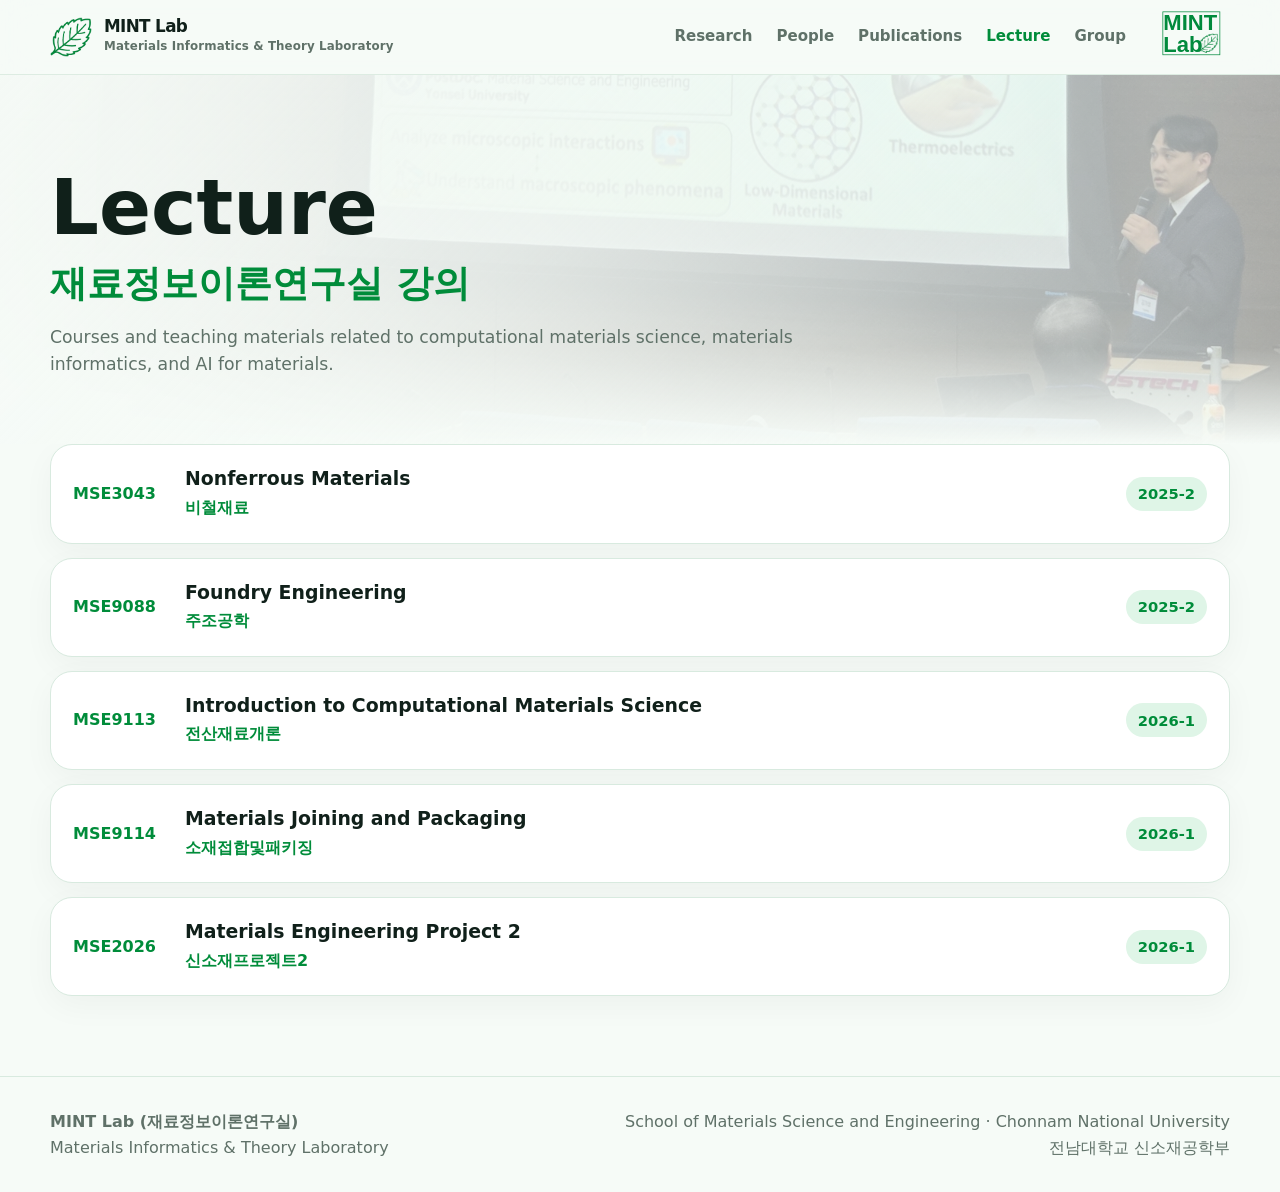
<file: lecture.html>
<!DOCTYPE html>
<html lang="en">
<head>
  <meta charset="UTF-8" />
  <meta name="viewport" content="width=device-width, initial-scale=1.0" />
  <title>MINT Lab | Lecture</title>
  <link rel="stylesheet" href="assets/css/lecture.css" />
  <link rel="stylesheet" href="assets/css/navigation.css" />
  <script src="assets/js/navigation.js" defer></script>
</head>
<body>
  <nav class="nav">
    <div class="container nav-inner">
      <a class="brand" href="index.html">
        <img class="brand-logo" src="assets/images/site/mint-leaf-icon.png" alt="MINT Lab logo" />
        <span class="brand-text">
          <strong>MINT Lab</strong>
          <span>Materials Informatics & Theory Laboratory</span>
        </span>
      </a>
      <button class="menu-button" aria-label="Open navigation">Menu</button>
      <div class="nav-links">
        <a href="research.html">Research</a>
        <a href="people.html">People</a>
        <div class="nav-item">
          <a href="publications.html">Publications</a>
          <div class="submenu">
            <a href="publications.html">Papers</a>
            <a href="patents.html">Patents</a>
          </div>
        </div>
        <a class="active" href="lecture.html">Lecture</a>
        <div class="nav-item">
          <a href="news.html">Group</a>
          <div class="submenu">
            <a href="news.html">News</a>
            <a href="gallery.html">Gallery</a>
          </div>
        </div>
        <img class="nav-art" src="assets/images/site/mint-lab-square-logo.svg" alt="" />
      </div>
    </div>
  </nav>

  <header>
    <div class="container">
      <h1>Lecture</h1>
      <div class="highlight-line">재료정보이론연구실 강의</div>
      <p class="lead">Courses and teaching materials related to computational materials science, materials informatics, and AI for materials.</p>
    </div>
  </header>

  <main class="container">
    <div class="course-list">
      <article class="course-card">
        <div class="course-code">MSE3043</div>
        <div class="course-body">
          <h2>Nonferrous Materials</h2>
          <div class="lecture-meta">비철재료</div>
        </div>
        <div class="term-list">
          <span>2025-2</span>
        </div>
      </article>
      <article class="course-card">
        <div class="course-code">MSE9088</div>
        <div class="course-body">
          <h2>Foundry Engineering</h2>
          <div class="lecture-meta">주조공학</div>
        </div>
        <div class="term-list">
          <span>2025-2</span>
        </div>
      </article>
      <article class="course-card">
        <div class="course-code">MSE9113</div>
        <div class="course-body">
          <h2>Introduction to Computational Materials Science</h2>
          <div class="lecture-meta">전산재료개론</div>
        </div>
        <div class="term-list">
          <span>2026-1</span>
        </div>
      </article>
      <article class="course-card">
        <div class="course-code">MSE9114</div>
        <div class="course-body">
          <h2>Materials Joining and Packaging</h2>
          <div class="lecture-meta">소재접합및패키징</div>
        </div>
        <div class="term-list">
          <span>2026-1</span>
        </div>
      </article>
      <article class="course-card">
        <div class="course-code">MSE2026</div>
        <div class="course-body">
          <h2>Materials Engineering Project 2</h2>
          <div class="lecture-meta">신소재프로젝트2</div>
        </div>
        <div class="term-list">
          <span>2026-1</span>
        </div>
      </article>
    </div>
  </main>
  <footer id="contact">
    <div class="container footer-inner">
      <div>
        <strong style="color: var(--dark);">
          MINT Lab (재료정보이론연구실)
        </strong><br />
        Materials Informatics & Theory Laboratory
      </div>
      <div>
        School of Materials Science and Engineering · Chonnam National University
        <br />
        <span style="display: block; text-align: right;">
          전남대학교 신소재공학부
        </span>
      </div>
    </div>
  </footer>

</body>
</html>
</file>
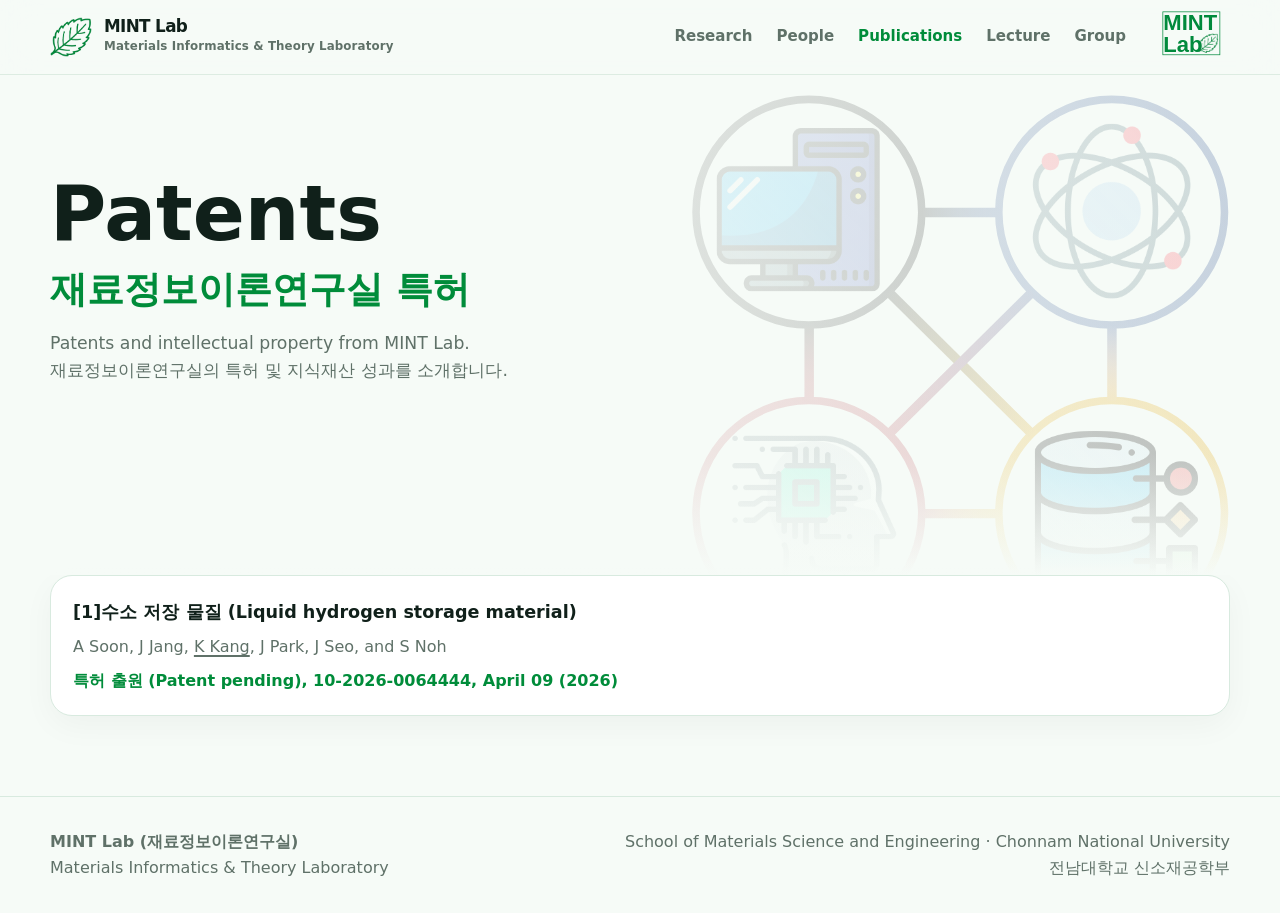
<file: patents.html>
<!DOCTYPE html>
<html lang="en">
<head>
  <meta charset="UTF-8" />
  <meta name="viewport" content="width=device-width, initial-scale=1.0" />
  <title>MINT Lab | Patents</title>
  <link rel="stylesheet" href="assets/css/patents.css" />
  <link rel="stylesheet" href="assets/css/navigation.css" />
  <script src="assets/js/navigation.js" defer></script>
</head>
<body>
  <nav class="nav">
    <div class="container nav-inner">
      <a class="brand" href="index.html">
        <img class="brand-logo" src="assets/images/site/mint-leaf-icon.png" alt="MINT Lab logo" />
        <span class="brand-text">
          <strong>MINT Lab</strong>
          <span>Materials Informatics & Theory Laboratory</span>
        </span>
      </a>
      <button class="menu-button" aria-label="Open navigation">Menu</button>
      <div class="nav-links">
        <a href="research.html">Research</a>
        <a href="people.html">People</a>
        <div class="nav-item">
          <a class="active" href="publications.html">Publications</a>
          <div class="submenu">
            <a href="publications.html">Papers</a>
            <a class="active" href="patents.html">Patents</a>
          </div>
        </div>
        <a href="lecture.html">Lecture</a>
        <div class="nav-item">
          <a href="news.html">Group</a>
          <div class="submenu">
            <a href="news.html">News</a>
            <a href="gallery.html">Gallery</a>
          </div>
        </div>
        <img class="nav-art" src="assets/images/site/mint-lab-square-logo.svg" alt="" />
      </div>
    </div>
  </nav>

  <header>
    <div class="container">
      <h1>Patents</h1>
      <div class="highlight-line">재료정보이론연구실 특허</div>
      <p class="lead">Patents and intellectual property from MINT Lab. </br> 재료정보이론연구실의 특허 및 지식재산 성과를 소개합니다.</p>
    </div>
  </header>

  <main class="container">
    <div class="patent-list">
      <article class="patent-item">
        <div class="patent-title">[1]수소 저장 물질 (Liquid hydrogen storage material)</div>
        <div class="patent-authors">A Soon, J Jang, <span class="author-highlight">K Kang</span>, J Park, J Seo, and S Noh</div>
        <div class="patent-meta">특허 출원 (Patent pending), 10-2026-0064444, April 09 (2026)</div>
      </article>
    </div>
  </main>
  <footer id="contact">
    <div class="container footer-inner">
      <div>
        <strong style="color: var(--dark);">
          MINT Lab (재료정보이론연구실)
        </strong><br />
        Materials Informatics & Theory Laboratory
      </div>
      <div>
        School of Materials Science and Engineering · Chonnam National University
        <br />
        <span style="display: block; text-align: right;">
          전남대학교 신소재공학부
        </span>
      </div>
    </div>
  </footer>
</body>
</html>
</file>
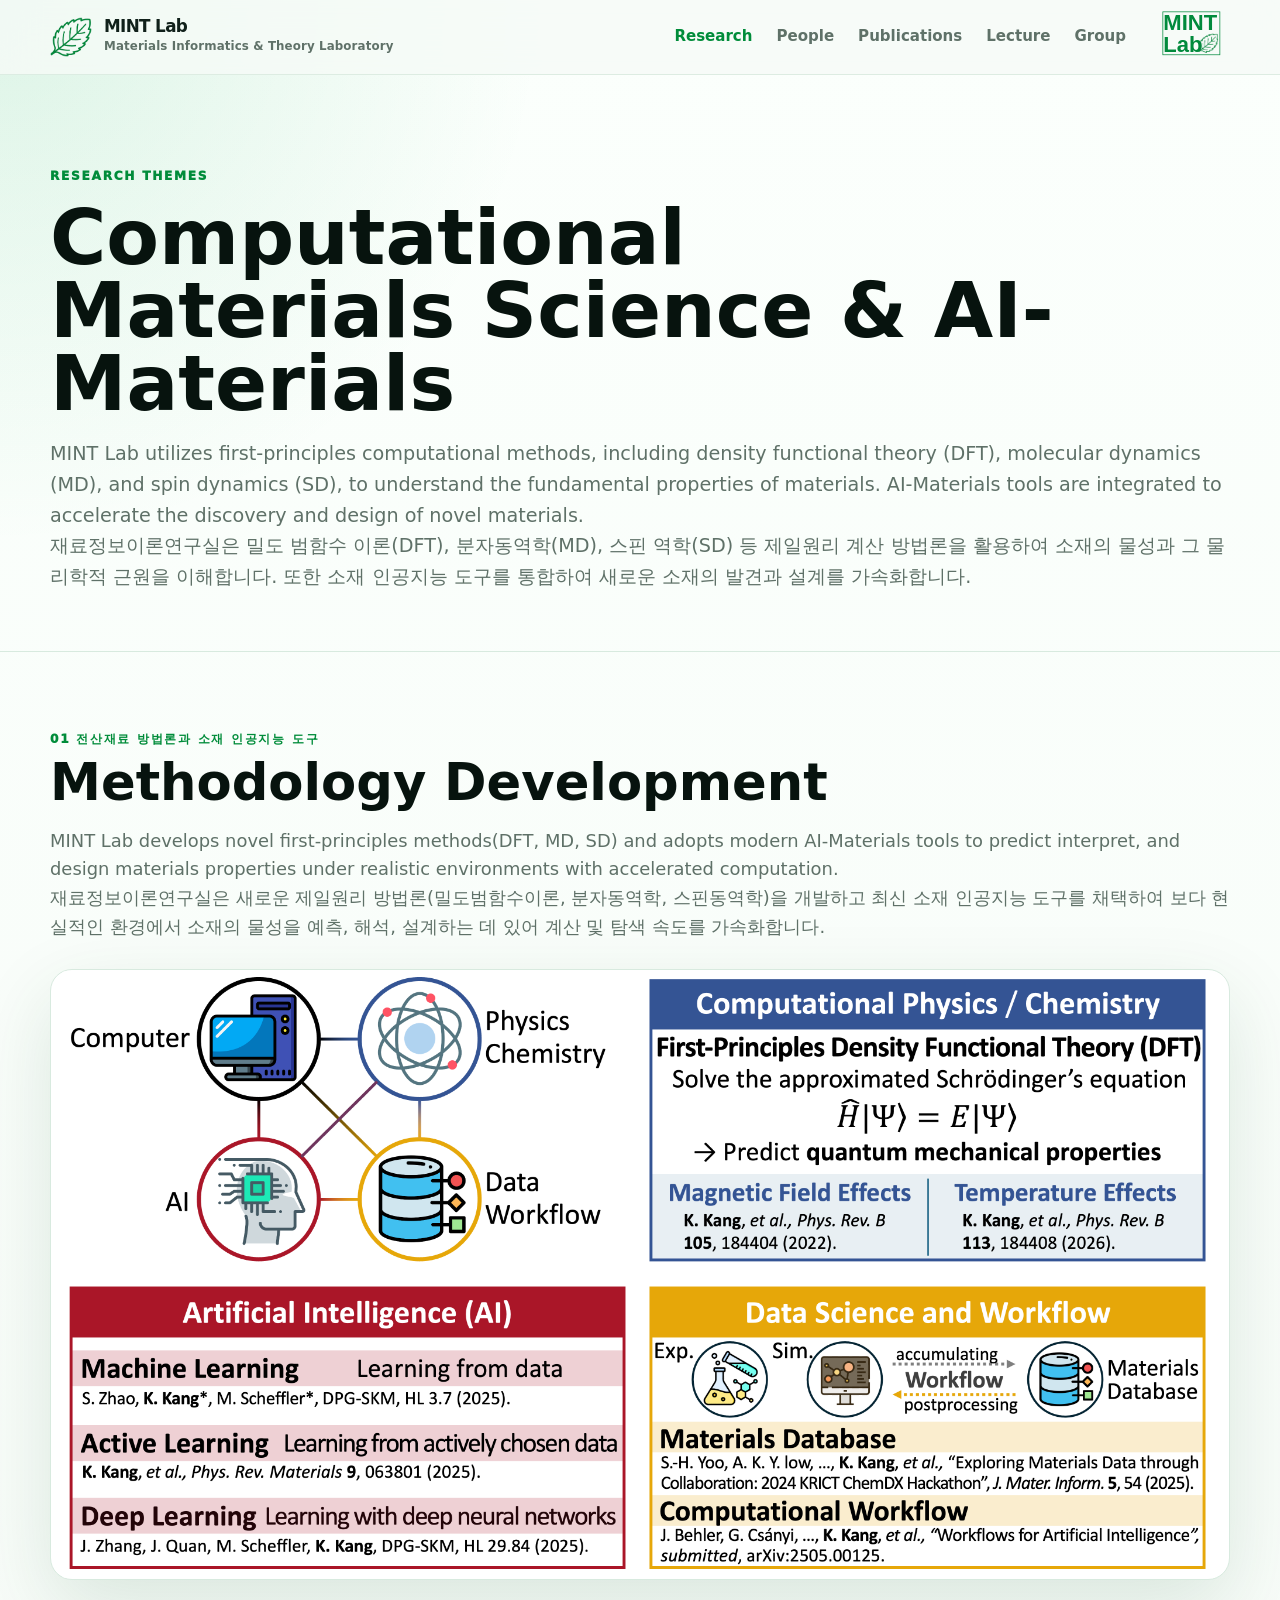
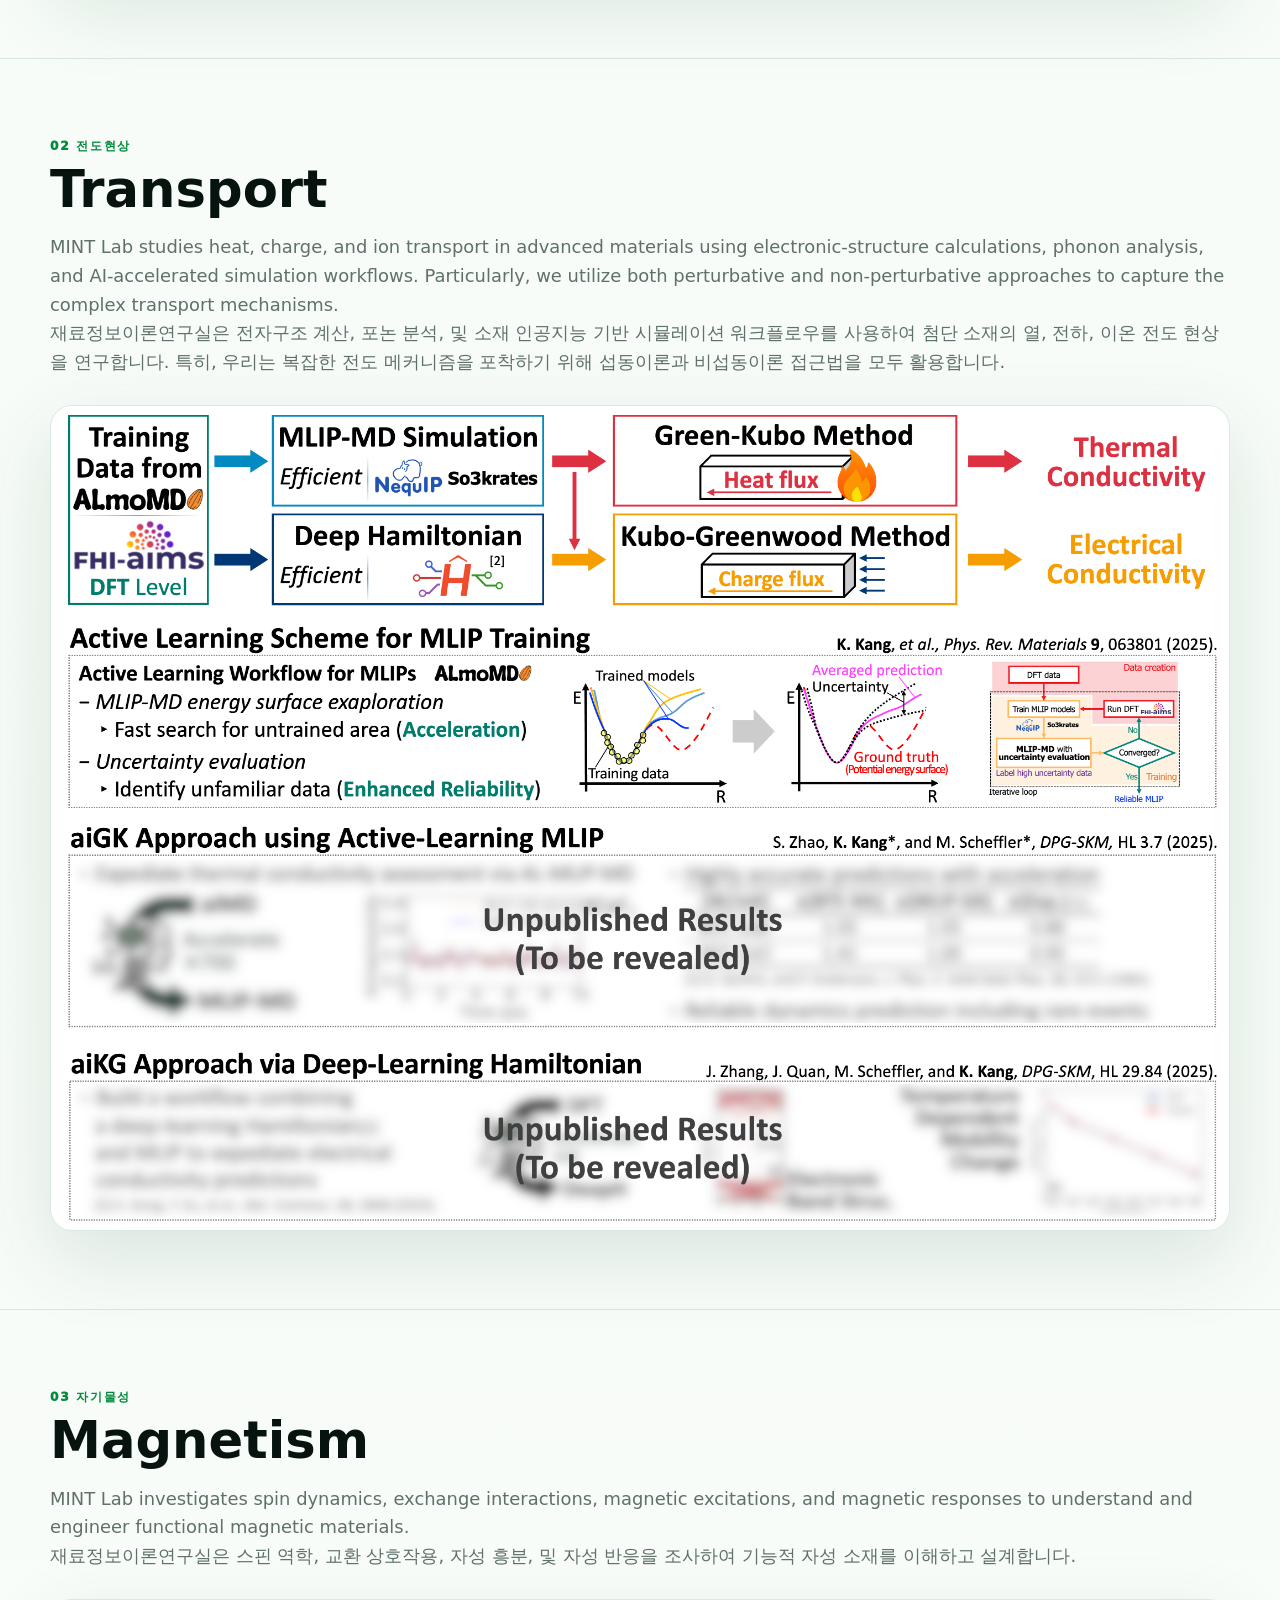
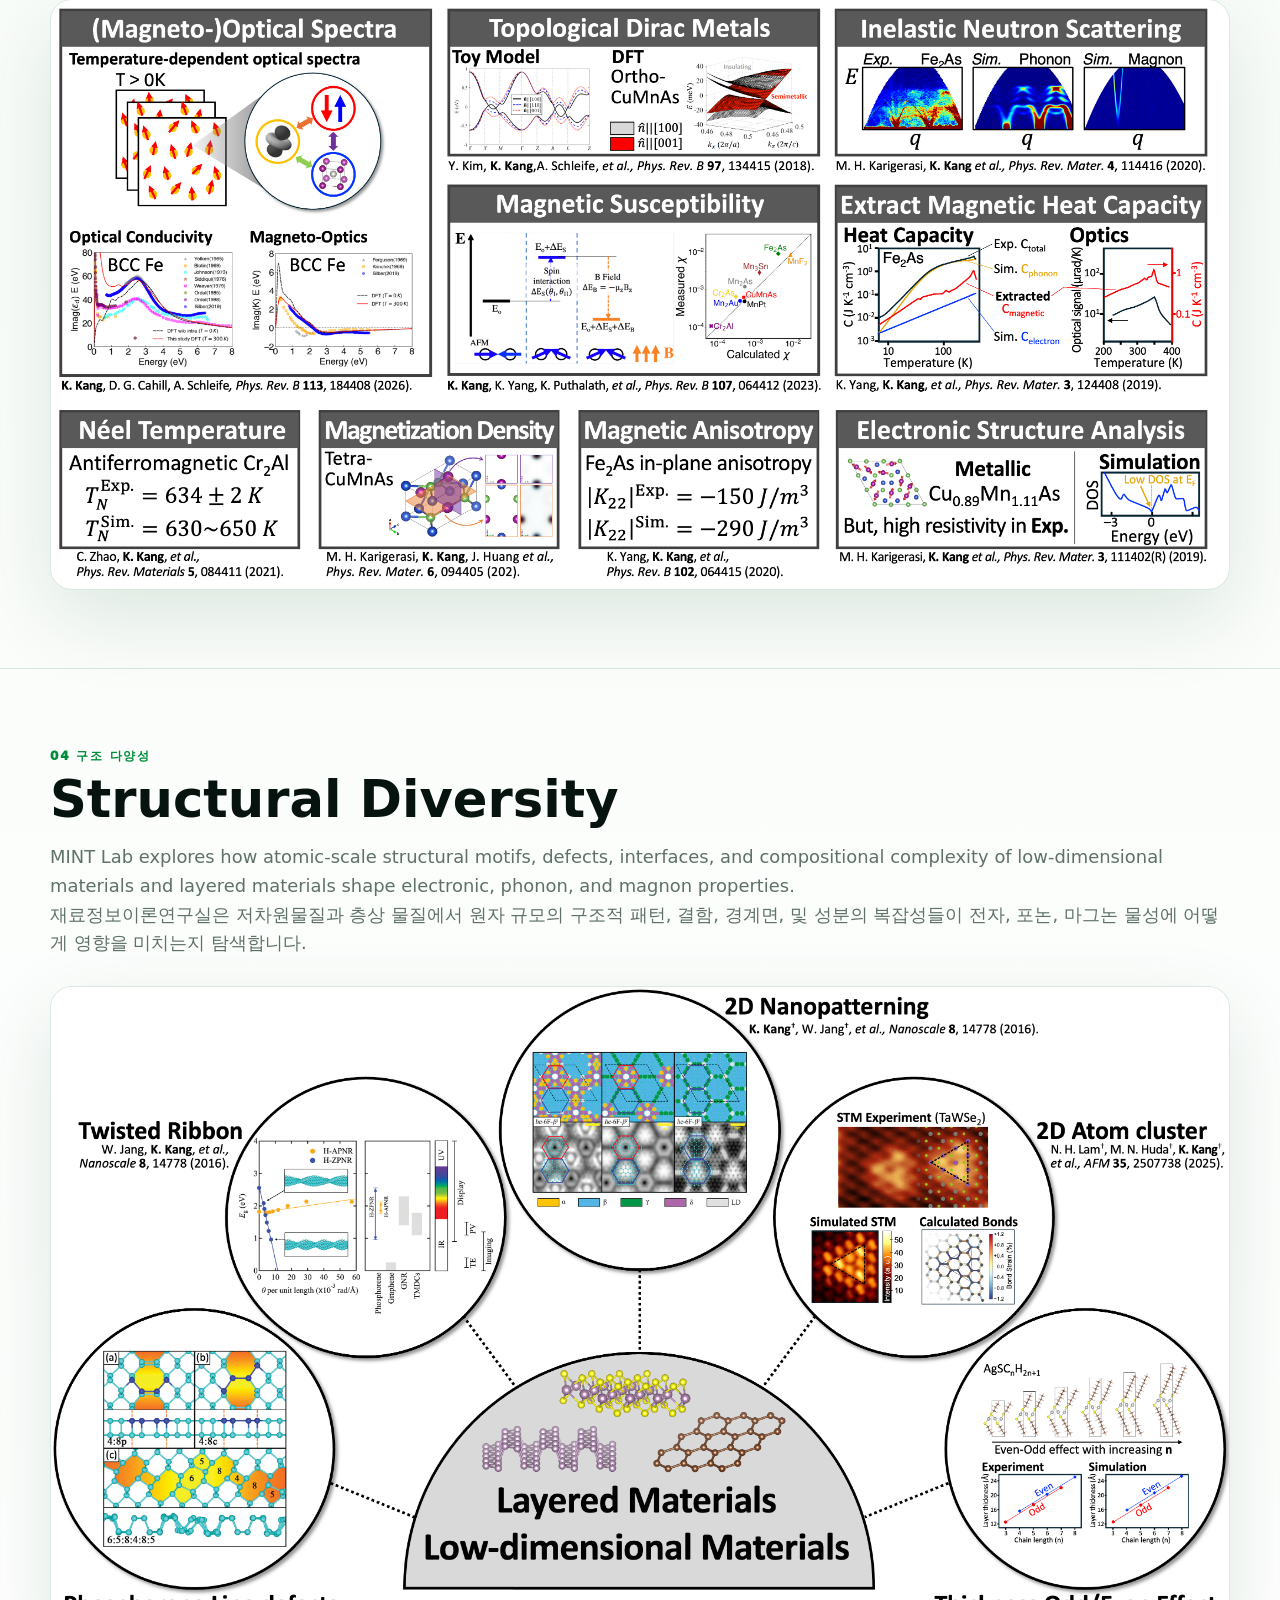
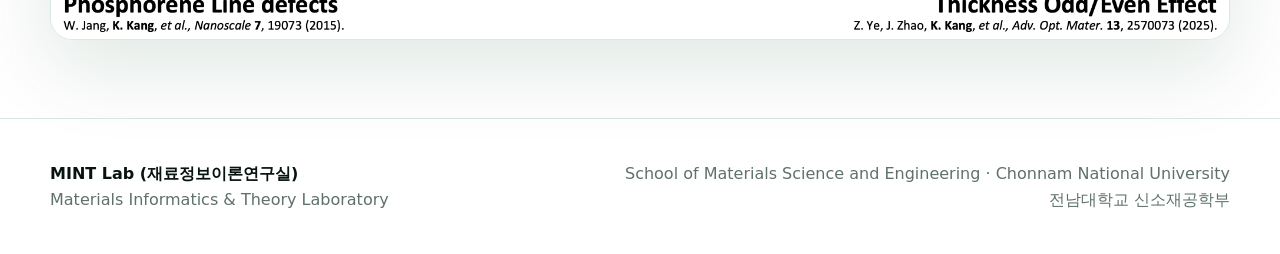
<file: theme.html>
<!DOCTYPE html>
<html lang="en">
<head>
  <meta charset="UTF-8" />
  <meta name="viewport" content="width=device-width, initial-scale=1.0" />
  <title>MINT Lab | Research Themes</title>
  <link rel="stylesheet" href="assets/css/theme.css" />
  <link rel="stylesheet" href="assets/css/navigation.css" />
  <script src="assets/js/navigation.js" defer></script>
</head>
<body>
  <nav class="nav">
    <div class="container nav-inner">
      <a class="brand" href="index.html">
        <img class="brand-logo" src="assets/images/site/mint-leaf-icon.png" alt="MINT Lab logo" />
        <span class="brand-text">
          <strong>MINT Lab</strong>
          <span>Materials Informatics & Theory Laboratory</span>
        </span>
      </a>
      <button class="menu-button" aria-label="Open navigation">Menu</button>
      <div class="nav-links">
        <a class="active" href="research.html">Research</a>
        <a href="people.html">People</a>
        <div class="nav-item">
          <a href="publications.html">Publications</a>
          <div class="submenu">
            <a href="publications.html">Papers</a>
            <a href="patents.html">Patents</a>
          </div>
        </div>
        <a href="lecture.html">Lecture</a>
        <div class="nav-item">
          <a href="news.html">Group</a>
          <div class="submenu">
            <a href="news.html">News</a>
            <a href="gallery.html">Gallery</a>
          </div>
        </div>
        <img class="nav-art" src="assets/images/site/mint-lab-square-logo.svg" alt="" />
      </div>
    </div>
  </nav>

  <header>
    <div class="container">
      <div class="kicker">Research Themes</div>
      <h1>Computational Materials Science & AI-Materials</h1>
      <p class="lead">
        MINT Lab utilizes first-principles computational methods, including density functional theory (DFT), molecular dynamics (MD), and spin dynamics (SD), to understand the fundamental properties of materials. AI-Materials tools are integrated to accelerate the discovery and design of novel materials.<br />
        재료정보이론연구실은 밀도 범함수 이론(DFT), 분자동역학(MD), 스핀 역학(SD) 등 제일원리 계산 방법론을 활용하여 소재의 물성과 그 물리학적 근원을 이해합니다. 또한 소재 인공지능 도구를 통합하여 새로운 소재의 발견과 설계를 가속화합니다.
      </p>
    </div>
  </header>

  <main>
    <section id="methodology" class="theme-section">
      <div class="container theme-block">
        <div>
          <div class="kicker">01 전산재료 방법론과 소재 인공지능 도구</div>
          <h2>Methodology Development</h2>
          <p>
            MINT Lab develops novel first-principles methods(DFT, MD, SD) and adopts modern AI-Materials tools to predict interpret, and design materials properties under realistic environments with accelerated computation.<br />
            재료정보이론연구실은 새로운 제일원리 방법론(밀도범함수이론, 분자동역학, 스핀동역학)을 개발하고 최신 소재 인공지능 도구를 채택하여 보다 현실적인 환경에서 소재의 물성을 예측, 해석, 설계하는 데 있어 계산 및 탐색 속도를 가속화합니다.
          </p>
        </div>
        <img class="theme-image" src="assets/images/research/theme_method.png" alt="Methodology development" />
      </div>
    </section>

    <section id="transport" class="theme-section">
      <div class="container theme-block">
        <div>
          <div class="kicker">02 전도현상</div>
          <h2>Transport</h2>
          <p>
            MINT Lab studies heat, charge, and ion transport in advanced materials using electronic-structure calculations, phonon analysis, and AI-accelerated simulation workflows. Particularly, we utilize both perturbative and non-perturbative approaches to capture the complex transport mechanisms.<br />
            재료정보이론연구실은 전자구조 계산, 포논 분석, 및 소재 인공지능 기반 시뮬레이션 워크플로우를 사용하여 첨단 소재의 열, 전하, 이온 전도 현상을 연구합니다. 특히, 우리는 복잡한 전도 메커니즘을 포착하기 위해 섭동이론과 비섭동이론 접근법을 모두 활용합니다.
          </p>
        </div>
        <img class="theme-image" src="assets/images/research/theme_transport.png" alt="Transport research" />
      </div>
    </section>

    <section id="magnetism" class="theme-section">
      <div class="container theme-block">
        <div>
          <div class="kicker">03 자기물성</div>
          <h2>Magnetism</h2>
          <p>
            MINT Lab investigates spin dynamics, exchange interactions, magnetic excitations, and magnetic responses to understand and engineer functional magnetic materials.<br />
            재료정보이론연구실은 스핀 역학, 교환 상호작용, 자성 흥분, 및 자성 반응을 조사하여 기능적 자성 소재를 이해하고 설계합니다.
          </p>
        </div>
        <img class="theme-image" src="assets/images/research/theme_magnetism.png" alt="Magnetism research" />
      </div>
    </section>

    <section id="structural-diversity" class="theme-section">
      <div class="container theme-block">
        <div>
          <div class="kicker">04 구조 다양성</div>
          <h2>Structural Diversity</h2>
          <p>
            MINT Lab explores how atomic-scale structural motifs, defects, interfaces, and compositional complexity of low-dimensional materials and layered materials shape electronic, phonon, and magnon properties.<br />
            재료정보이론연구실은 저차원물질과 층상 물질에서 원자 규모의 구조적 패턴, 결함, 경계면, 및 성분의 복잡성들이 전자, 포논, 마그논 물성에 어떻게 영향을 미치는지 탐색합니다.
          </p>
        </div>
        <img class="theme-image" src="assets/images/research/theme_diversity.png" alt="Structural diversity research" />
        <!-- <div class="theme-caption">
          <h3>Representative Publications</h3>
          <ul>
            <li>
              J. Lee, S. Lee, and H. Sim, "First-Principles Study of the Thermal Conductivity of Monolayer MoS<sub>2</sub>: A Comparison of Perturbative and Non-Perturbative Approaches," <em>Physical Review B</em> 105, 125409 (2022).
            </li>
            <li>
              S. Lee, J. Lee, and H. Sim, "Spin Dynamics and Magnetic Excitations in Two-Dimensional van der Waals Magnets: A First-Principles Study," <em>Physical Review B</em> 106, 035402 (2022).
            </li>
          </ul>
        </div> -->
      </div>
    </section>
  </main>

  <footer id="contact">
    <div class="container footer-inner">
      <div>
        <strong style="color: var(--dark);">
          MINT Lab (재료정보이론연구실)
        </strong><br />
        Materials Informatics & Theory Laboratory
      </div>
      <div>
        School of Materials Science and Engineering · Chonnam National University
        <br />
        <span style="display: block; text-align: right;">
          전남대학교 신소재공학부
        </span>
      </div>
    </div>
  </footer>
  <script>
    document.querySelectorAll(".theme-image").forEach((image) => {
      image.setAttribute("draggable", "false");
      image.addEventListener("contextmenu", (event) => event.preventDefault());
      image.addEventListener("dragstart", (event) => event.preventDefault());
    });
  </script>
</body>
</html>
</file>
<file: assets/css/lecture.css>
:root {
      --bg: #f6fbf7;
      --surface: #ffffff;
      --line: #d8eadf;
      --ink: #10201a;
      --muted: #5f7168;
      --green: #008c3a;
      --green-soft: #dff5e7;
      --radius: 22px;
      --max: 1180px;
    }

    * { box-sizing: border-box; }

    body {
      margin: 0;
      font-family: Inter, system-ui, sans-serif;
      background: var(--bg);
      color: var(--ink);
      line-height: 1.6;
    }

    a { color: inherit; text-decoration: none; }
    .container { width: min(var(--max), calc(100% - 40px)); margin: 0 auto; }

    .nav {
      position: sticky;
      top: 0;
      z-index: 40;
      border-bottom: 1px solid rgba(216, 234, 223, .82);
      background: rgba(246, 251, 247, .82);
      backdrop-filter: blur(18px);
    }

    .nav-inner {
      height: 74px;
      display: flex;
      align-items: center;
      justify-content: space-between;
      gap: 22px;
    }

    .brand {
      display: flex;
      align-items: center;
      gap: 12px;
      font-weight: 900;
      letter-spacing: -.04em;
    }

    .brand-logo {
      width: 42px;
      height: 42px;
      object-fit: contain;
    }

    .brand-text strong { display: block; line-height: 1; font-size: 1.05rem; }
    .brand-text span { display: block; color: var(--muted); font-size: .74rem; letter-spacing: .01em; margin-top: 3px; }

    .nav-links {
      display: flex;
      gap: 24px;
      align-items: center;
      color: var(--muted);
      font-size: .94rem;
      font-weight: 700;
    }

    .nav-links a {
      display: inline-flex;
      align-items: center;
      line-height: 1;
    }

    .nav-links a:hover,
    .nav-links a.active { color: var(--green); }

    .nav-art {
      display: block;
      width: 80px;
      height: 80px;
      object-fit: contain;
      flex: 0 0 80px;
    }

    .nav-item {
      position: relative;
      display: inline-flex;
      align-items: center;
    }

    .submenu {
      position: absolute;
      top: 100%;
      left: 50%;
      transform: translateX(-50%);
      display: none;
      min-width: 104px;
      padding: 8px;
      border: 1px solid var(--line);
      border-radius: 14px;
      background: var(--surface);
      box-shadow: 0 14px 32px rgba(0,0,0,.08);
      z-index: 60;
    }

    .nav-item:hover .submenu,
    .nav-item:focus-within .submenu {
      display: grid;
      gap: 4px;
    }

    .submenu a {
      padding: 8px 10px;
      border-radius: 10px;
      white-space: nowrap;
    }

    .submenu a:hover {
      background: var(--green-soft);
      text-decoration: none;
    }

    header {
      position: relative;
      overflow: hidden;
      min-height: 340px;
      padding: 84px 0 48px;
      isolation: isolate;
    }

    header::before {
      content: "";
      position: absolute;
      inset: 0;
      z-index: 0;
      background-image: url("../images/profile/09_PI.png");
      background-position: right top;
      background-size: max(100%, 980px) auto;
      background-repeat: no-repeat;
      opacity: .72;
      -webkit-mask-image: linear-gradient(225deg, #000 0%, rgba(0,0,0,.84) 34%, rgba(0,0,0,.38) 68%, transparent 96%);
      mask-image: linear-gradient(225deg, #000 0%, rgba(0,0,0,.84) 34%, rgba(0,0,0,.38) 68%, transparent 96%);
      pointer-events: none;
    }

    header::after {
      content: "";
      position: absolute;
      inset: 0;
      z-index: 0;
      background:
        linear-gradient(135deg, rgba(246, 251, 247, .96) 0%, rgba(246, 251, 247, .70) 42%, rgba(246, 251, 247, .20) 100%),
        linear-gradient(180deg, rgba(246, 251, 247, 0) 0%, rgba(246, 251, 247, .22) 74%, var(--bg) 100%);
      pointer-events: none;
    }

    header .container {
      position: relative;
      z-index: 1;
    }

    h1 {
      margin: 14px 0 18px;
      font-size: clamp(3rem, 6vw, 5.5rem);
      line-height: .92;
      letter-spacing: 0;
    }

    .highlight-line {
      margin: 0 0 18px;
      color: var(--green);
      font-size: clamp(1.5rem, 3vw, 2.3rem);
      font-weight: 900;
      line-height: 1.2;
    }

    .lead {
      max-width: 760px;
      color: var(--muted);
      font-size: 1.08rem;
    }

    .course-list {
      display: grid;
      gap: 14px;
    }

    .course-card {
      display: grid;
      grid-template-columns: 92px minmax(0, 1fr) auto;
      gap: 20px;
      align-items: center;
      padding: 22px;
      background: var(--surface);
      border: 1px solid var(--line);
      border-radius: var(--radius);
      box-shadow: 0 10px 32px rgba(0,0,0,.04);
    }

    .course-code {
      color: var(--green);
      font-weight: 900;
      line-height: 1.25;
      white-space: nowrap;
    }

    .course-card h2 {
      margin: 0 0 4px;
      font-size: 1.18rem;
      letter-spacing: 0;
      line-height: 1.25;
    }

    .lecture-meta {
      color: var(--green);
      font-weight: 900;
      margin-bottom: 0;
    }

    .term-list {
      display: inline-flex;
      align-items: center;
      justify-content: flex-end;
      gap: 8px;
      flex-wrap: wrap;
    }

    .term-list span {
      display: inline-flex;
      align-items: center;
      justify-content: center;
      min-height: 34px;
      padding: 0 12px;
      border-radius: 999px;
      background: var(--green-soft);
      color: var(--green);
      font-size: .92rem;
      font-weight: 900;
      white-space: nowrap;
    }

    .empty-lecture {
      padding: 30px;
      border: 1px dashed var(--line);
      border-radius: 18px;
      color: var(--muted);
      background: rgba(255,255,255,.56);
    }

    .footer-inner { display: flex; justify-content: space-between; gap: 22px; flex-wrap: wrap; }

    footer {
      border-top: 1px solid var(--line);
      margin-top: 80px;
      padding: 32px 0;
      color: var(--muted);
    }

    @media (max-width: 860px) {
      header {
        min-height: auto;
        padding: 58px 0 34px;
      }

      header::before {
        background-position: right top;
        background-size: auto 520px;
        -webkit-mask-image: linear-gradient(225deg, #000 0%, rgba(0,0,0,.78) 30%, rgba(0,0,0,.34) 54%, transparent 78%);
        mask-image: linear-gradient(225deg, #000 0%, rgba(0,0,0,.78) 30%, rgba(0,0,0,.34) 54%, transparent 78%);
      }

      header::after {
        background:
          linear-gradient(135deg, rgba(246, 251, 247, .96) 0%, rgba(246, 251, 247, .72) 46%, rgba(246, 251, 247, .34) 100%),
          linear-gradient(180deg, rgba(246, 251, 247, .04) 0%, rgba(246, 251, 247, .62) 58%, var(--bg) 100%);
      }

      .nav-inner {
        height: auto;
        min-height: 74px;
        align-items: flex-start;
        flex-direction: column;
        justify-content: center;
        padding: 14px 0;
      }

      .nav-links {
        gap: 14px;
        flex-wrap: wrap;
        font-size: .9rem;
      }

      .brand-text span { display: none; }
      .course-card {
        grid-template-columns: 1fr;
        gap: 8px;
        align-items: start;
      }

      .term-list {
        justify-content: flex-start;
      }
    }
</file>
<file: assets/css/navigation.css>
.menu-button {
  display: none;
  border: 1px solid var(--line);
  background: var(--surface);
  border-radius: 999px;
  padding: 9px 13px;
  font-weight: 800;
  color: var(--ink);
  cursor: pointer;
}

@media (max-width: 920px) {
  .nav-inner {
    height: 74px;
    min-height: 74px;
    flex-direction: row;
    align-items: center;
    justify-content: space-between;
    padding: 0;
  }

  .nav-links {
    position: fixed;
    top: 74px;
    left: 20px;
    right: 20px;
    display: none;
    flex-direction: column;
    align-items: stretch;
    gap: 14px;
    padding: 18px;
    border-radius: 20px;
    border: 1px solid var(--line);
    background: var(--surface);
    box-shadow: var(--shadow, 0 28px 80px rgba(0, 70, 32, .12));
    z-index: 80;
  }

  .nav-links .nav-art {
    display: none;
  }

  .nav-links .nav-item {
    display: grid;
    gap: 8px;
    align-items: start;
  }

  .nav-links .submenu {
    position: static;
    display: grid;
    transform: none;
    min-width: 0;
    width: 100%;
    margin: 0;
    padding: 0 0 0 16px;
    border: 0;
    border-radius: 0;
    background: transparent;
    box-shadow: none;
    gap: 6px;
  }

  .nav-links .submenu a {
    padding: 4px 0;
    color: var(--muted);
    font-size: .9em;
  }

  .nav-links .submenu a:hover,
  .nav-links .submenu a.active {
    background: transparent;
    color: var(--green);
  }

  .nav-links.open {
    display: flex;
  }

  .menu-button {
    display: inline-flex;
  }
}

@media (max-width: 640px) {
  .brand-text span {
    display: none;
  }

  footer {
    padding: 28px 0;
  }

  .footer-inner {
    flex-direction: column;
    align-items: flex-start;
    gap: 18px;
    font-size: .95rem;
    line-height: 1.55;
  }

  .footer-inner > div {
    width: 100%;
  }

  .footer-inner > div:last-child {
    max-width: 23rem;
  }

  .footer-inner > div:last-child span {
    text-align: left !important;
  }
}
</file>
<file: assets/css/patents.css>
:root {
      --bg: #f6fbf7;
      --surface: #ffffff;
      --line: #d8eadf;
      --ink: #10201a;
      --muted: #5f7168;
      --green: #008c3a;
      --green-soft: #dff5e7;
      --radius: 22px;
      --max: 1180px;
    }

    * { box-sizing: border-box; }

    body {
      margin: 0;
      font-family: Inter, system-ui, sans-serif;
      background: var(--bg);
      color: var(--ink);
      line-height: 1.6;
    }

    a { color: inherit; text-decoration: none; }
    .container { width: min(var(--max), calc(100% - 40px)); margin: 0 auto; }

    .nav {
      position: sticky;
      top: 0;
      z-index: 40;
      border-bottom: 1px solid rgba(216, 234, 223, .82);
      background: rgba(246, 251, 247, .82);
      backdrop-filter: blur(18px);
    }

    .nav-inner {
      height: 74px;
      display: flex;
      align-items: center;
      justify-content: space-between;
      gap: 22px;
    }

    .brand {
      display: flex;
      align-items: center;
      gap: 12px;
      font-weight: 900;
      letter-spacing: -.04em;
    }

    .brand-logo {
      width: 42px;
      height: 42px;
      object-fit: contain;
    }

    .brand-text strong { display: block; line-height: 1; font-size: 1.05rem; }
    .brand-text span { display: block; color: var(--muted); font-size: .74rem; letter-spacing: .01em; margin-top: 3px; }

    .nav-links {
      display: flex;
      gap: 24px;
      align-items: center;
      color: var(--muted);
      font-size: .94rem;
      font-weight: 700;
    }

    .nav-links a {
      display: inline-flex;
      align-items: center;
      line-height: 1;
    }

    .nav-links a:hover,
    .nav-links a.active { color: var(--green); }

    .nav-art {
      display: block;
      width: 80px;
      height: 80px;
      object-fit: contain;
      flex: 0 0 80px;
    }

    .nav-item {
      position: relative;
      display: inline-flex;
      align-items: center;
    }

    .submenu {
      position: absolute;
      top: 100%;
      left: 50%;
      transform: translateX(-50%);
      display: none;
      min-width: 104px;
      padding: 8px;
      border: 1px solid var(--line);
      border-radius: 14px;
      background: var(--surface);
      box-shadow: 0 14px 32px rgba(0,0,0,.08);
      z-index: 60;
    }

    .nav-item:hover .submenu,
    .nav-item:focus-within .submenu {
      display: grid;
      gap: 4px;
    }

    .submenu a {
      padding: 8px 10px;
      border-radius: 10px;
      white-space: nowrap;
    }

    .submenu a:hover {
      background: var(--green-soft);
      text-decoration: none;
    }

    header {
      position: relative;
      overflow: hidden;
      min-height: 500px;
      padding: 90px 0 120px;
      isolation: isolate;
    }

    header::before {
      content: "";
      position: absolute;
      inset: 0;
      z-index: 0;
      background-image: url("../images/site/methodology.svg");
      background-position: right max(20px, calc((100vw - var(--max)) / 2)) top 20px;
      background-size: min(540px, 43vw) auto;
      background-repeat: no-repeat;
      opacity: .46;
      -webkit-mask-image: linear-gradient(225deg, #000 0%, rgba(0,0,0,.82) 34%, rgba(0,0,0,.38) 68%, transparent 96%);
      mask-image: linear-gradient(225deg, #000 0%, rgba(0,0,0,.82) 34%, rgba(0,0,0,.38) 68%, transparent 96%);
      pointer-events: none;
    }

    header::after {
      content: "";
      position: absolute;
      inset: 0;
      z-index: 0;
      background:
        linear-gradient(135deg, rgba(246, 251, 247, .96) 0%, rgba(246, 251, 247, .72) 42%, rgba(246, 251, 247, .18) 100%),
        linear-gradient(180deg, rgba(246, 251, 247, 0) 0%, rgba(246, 251, 247, .20) 76%, var(--bg) 100%);
      pointer-events: none;
    }

    header .container {
      position: relative;
      z-index: 1;
    }

    h1 {
      margin: 14px 0 18px;
      font-size: clamp(3rem, 6vw, 5.5rem);
      line-height: .92;
      letter-spacing: 0;
    }

    .highlight-line {
      margin: 0 0 18px;
      color: var(--green);
      font-size: clamp(1.5rem, 3vw, 2.3rem);
      font-weight: 900;
      line-height: 1.2;
    }

    .lead {
      max-width: 760px;
      color: var(--muted);
      font-size: 1.08rem;
    }

    .gallery-grid {
      display: grid;
      grid-template-columns: repeat(auto-fit, minmax(240px, 1fr));
      gap: 18px;
    }

    .gallery-item {
      margin: 0;
      background: var(--surface);
      border: 1px solid var(--line);
      border-radius: 18px;
      overflow: hidden;
      box-shadow: 0 10px 32px rgba(0,0,0,.04);
    }

    .gallery-item img {
      display: block;
      width: 100%;
      aspect-ratio: 4 / 3;
      object-fit: cover;
      background: var(--green-soft);
    }

    .gallery-item figcaption {
      padding: 14px 16px 16px;
      color: var(--muted);
      font-weight: 700;
    }

    .patent-list {
      display: grid;
      gap: 14px;
    }

    .patent-item {
      background: var(--surface);
      border: 1px solid var(--line);
      border-radius: var(--radius);
      padding: 22px;
      box-shadow: 0 10px 32px rgba(0,0,0,.04);
    }

    .patent-title {
      margin-bottom: 8px;
      font-size: 1.1rem;
      font-weight: 900;
      color: var(--ink);
    }

    .patent-authors,
    .patent-meta {
      color: var(--muted);
    }

    .author-highlight {
      text-decoration: underline;
      text-decoration-thickness: 2px;
      text-underline-offset: 3px;
    }

    .patent-meta {
      margin-top: 8px;
      font-weight: 800;
      color: var(--green);
    }

    .footer-inner { display: flex; justify-content: space-between; gap: 22px; flex-wrap: wrap; }

    footer {
      border-top: 1px solid var(--line);
      margin-top: 80px;
      padding: 32px 0;
      color: var(--muted);
    }

    @media (max-width: 860px) {
      header {
        min-height: 420px;
        padding: 70px 0 90px;
      }

      header::before {
        background-position: right 20px top;
        background-size: 410px auto;
      }

      .nav-inner {
        height: auto;
        min-height: 74px;
        align-items: flex-start;
        flex-direction: column;
        justify-content: center;
        padding: 14px 0;
      }

      .nav-links {
        gap: 14px;
        flex-wrap: wrap;
        font-size: .9rem;
      }

      .brand-text span { display: none; }
    }
</file>
<file: assets/css/theme.css>
:root {
      --bg: #f6fbf7;
      --surface: #ffffff;
      --line: #d8eadf;
      --ink: #10201a;
      --muted: #5f7168;
      --green: #008c3a;
      --green-soft: #dff5e7;
      --dark: #07130e;
      --shadow: 0 28px 80px rgba(0, 70, 32, 0.12);
      --radius-xl: 34px;
      --radius-lg: 22px;
      --max: 1180px;
    }

    * { box-sizing: border-box; }
    html { scroll-behavior: smooth; }

    body {
      margin: 0;
      font-family: Inter, ui-sans-serif, system-ui, -apple-system, BlinkMacSystemFont, "Segoe UI", sans-serif;
      color: var(--ink);
      background:
        radial-gradient(circle at top left, rgba(0, 166, 74, .12), transparent 34rem),
        linear-gradient(180deg, #fbfffc 0%, var(--bg) 48%, #ffffff 100%);
      line-height: 1.6;
    }

    a { color: inherit; text-decoration: none; }
    .container { width: min(var(--max), calc(100% - 40px)); margin: 0 auto; }

    .nav {
      position: sticky;
      top: 0;
      z-index: 40;
      border-bottom: 1px solid rgba(216, 234, 223, .82);
      background: rgba(246, 251, 247, .82);
      backdrop-filter: blur(18px);
    }

    .nav-inner {
      height: 74px;
      display: flex;
      align-items: center;
      justify-content: space-between;
      gap: 22px;
    }

    .brand {
      display: flex;
      align-items: center;
      gap: 12px;
      font-weight: 900;
      letter-spacing: -0.04em;
    }

    .brand-logo {
      width: 42px;
      height: 42px;
      object-fit: contain;
    }

    .brand-text strong { display: block; line-height: 1; font-size: 1.05rem; }
    .brand-text span { display: block; color: var(--muted); font-size: .74rem; letter-spacing: .01em; margin-top: 3px; }

    .nav-links {
      display: flex;
      gap: 24px;
      align-items: center;
      color: var(--muted);
      font-size: .94rem;
      font-weight: 700;
    }

    .nav-links a {
      display: inline-flex;
      align-items: center;
      line-height: 1;
    }

    .nav-links a:hover,
    .nav-links a.active { color: var(--green); }

    .nav-art {
      display: block;
      width: 80px;
      height: 80px;
      object-fit: contain;
      flex: 0 0 80px;
    }

    .nav-item {
      position: relative;
      display: inline-flex;
      align-items: center;
    }

    .submenu {
      position: absolute;
      top: 100%;
      left: 50%;
      transform: translateX(-50%);
      display: none;
      min-width: 104px;
      padding: 8px;
      border: 1px solid var(--line);
      border-radius: 14px;
      background: var(--surface);
      box-shadow: 0 14px 32px rgba(0,0,0,.08);
      z-index: 60;
    }

    .nav-item:hover .submenu,
    .nav-item:focus-within .submenu {
      display: grid;
      gap: 4px;
    }

    .submenu a {
      padding: 8px 10px;
      border-radius: 10px;
      white-space: nowrap;
    }

    .submenu a:hover {
      background: var(--green-soft);
      text-decoration: none;
    }

    header {
      padding: 92px 0 58px;
    }

    .kicker {
      color: var(--green);
      font-size: .76rem;
      font-weight: 950;
      text-transform: uppercase;
      letter-spacing: .14em;
    }

    h1 {
      max-width: 1040px;
      margin: 16px 0 18px;
      color: var(--dark);
      font-size: clamp(3rem, 6vw, 6rem);
      line-height: .95;
      letter-spacing: 0;
    }

    .lead {
      width: 100%;
      max-width: none;
      margin: 0;
      color: var(--muted);
      font-size: clamp(1.05rem, 1.5vw, 1.22rem);
    }

    .theme-section {
      scroll-margin-top: 96px;
      padding: 78px 0;
      border-top: 1px solid var(--line);
    }

    .theme-block {
      display: grid;
      gap: 28px;
    }

    .theme-block h2 {
      margin: 8px 0 18px;
      color: var(--dark);
      font-size: clamp(2.2rem, 4vw, 4.2rem);
      line-height: 1;
      letter-spacing: 0;
    }

    .theme-block p {
      width: 100%;
      max-width: none;
      margin: 0;
      color: var(--muted);
      font-size: 1.12rem;
    }

    .theme-image {
      width: 100%;
      height: auto;
      display: block;
      object-fit: contain;
      border-radius: var(--radius-lg);
      border: 1px solid var(--line);
      background: white;
      box-shadow: var(--shadow);
      -webkit-user-drag: none;
      user-select: none;
    }

    .theme-caption {
      border-top: 1px solid var(--line);
      padding-top: 18px;
    }

    .theme-caption h3 {
      margin: 0 0 10px;
      color: var(--dark);
      font-size: 1rem;
      line-height: 1.25;
    }

    .theme-caption ul {
      display: grid;
      gap: 8px;
      margin: 0;
      padding-left: 18px;
      color: var(--muted);
      font-size: .9rem;
      line-height: 1.45;
    }

    .theme-caption em {
      color: var(--dark);
      font-style: italic;
    }

    footer {
      border-top: 1px solid var(--line);
      padding: 42px 0;
      color: var(--muted);
    }

    .footer-inner {
      display: flex;
      justify-content: space-between;
      gap: 22px;
      flex-wrap: wrap;
    }

    @media (max-width: 920px) {
      .theme-block { gap: 24px; }
    }

    @media (max-width: 640px) {
      .container { width: min(100% - 28px, var(--max)); }
      header { padding: 58px 0 42px; }
      .theme-section { padding: 54px 0; }
      .brand-text span { display: none; }
    }
</file>
